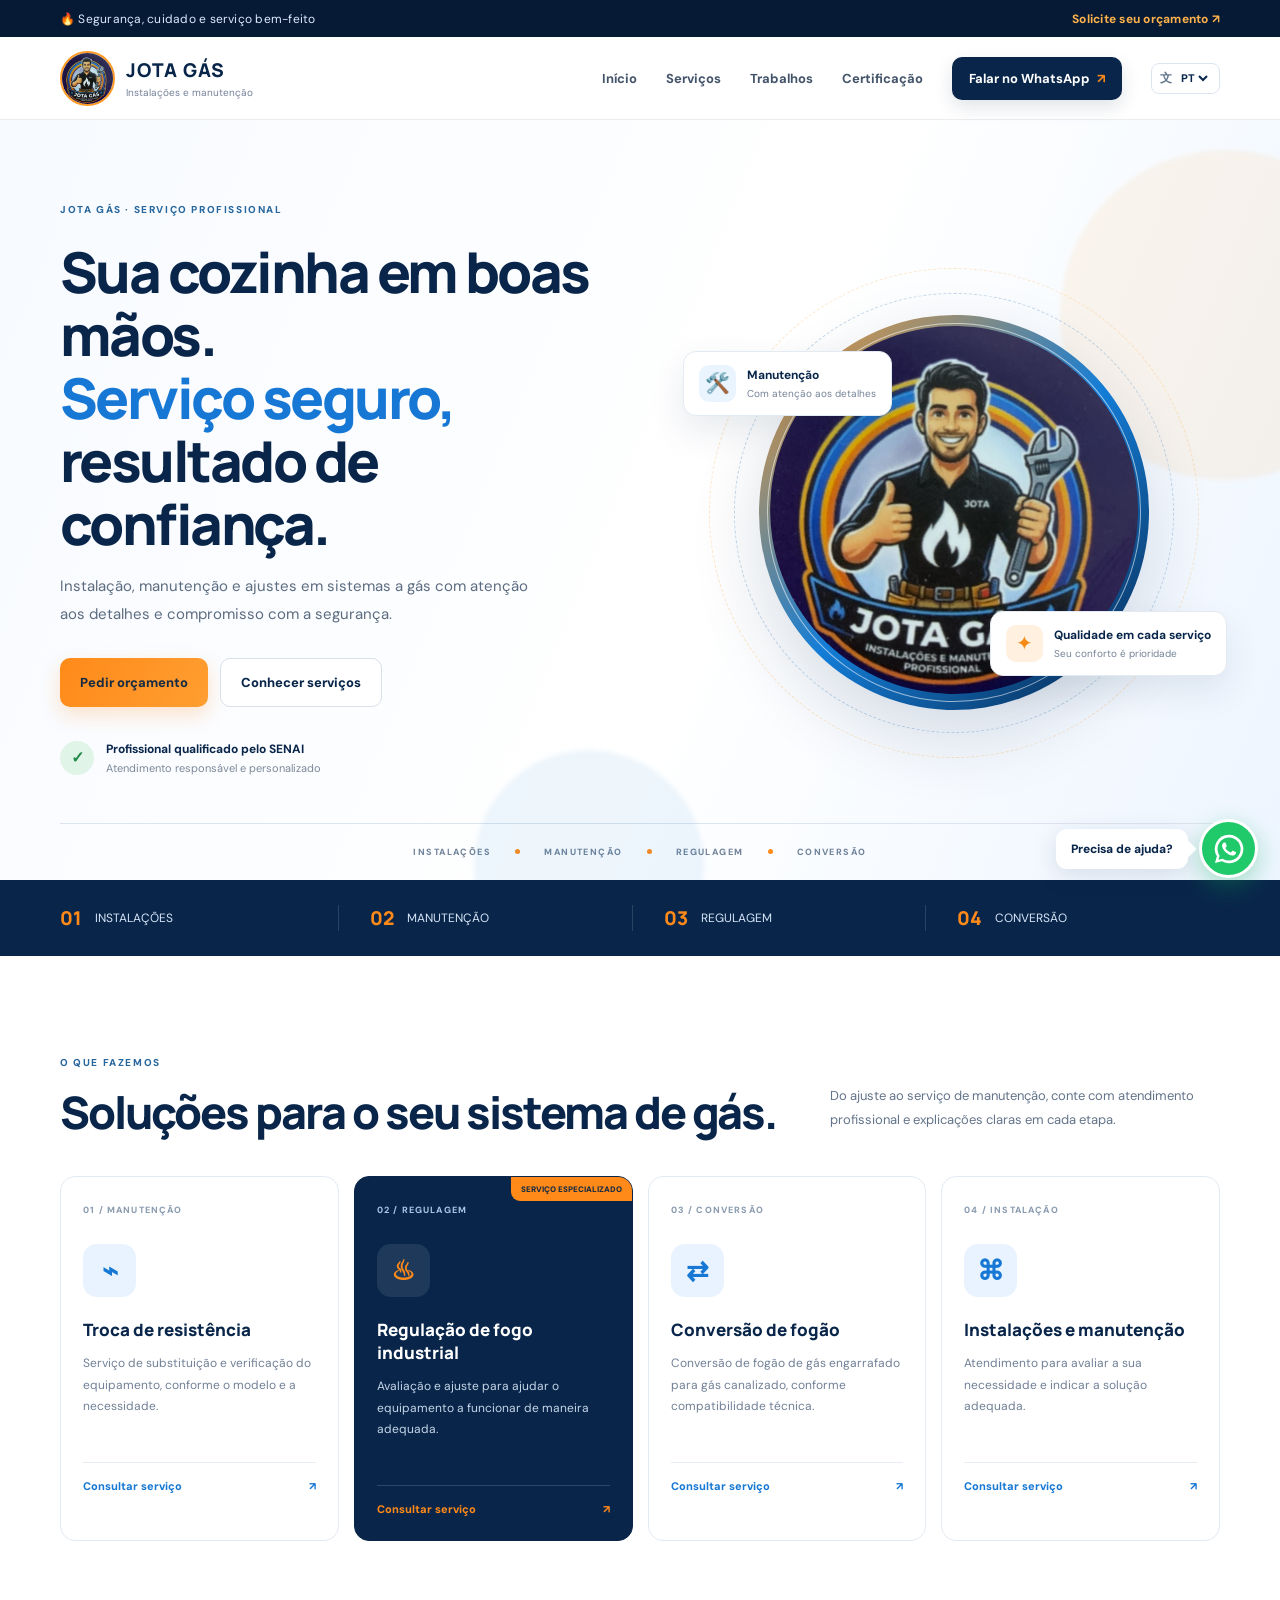
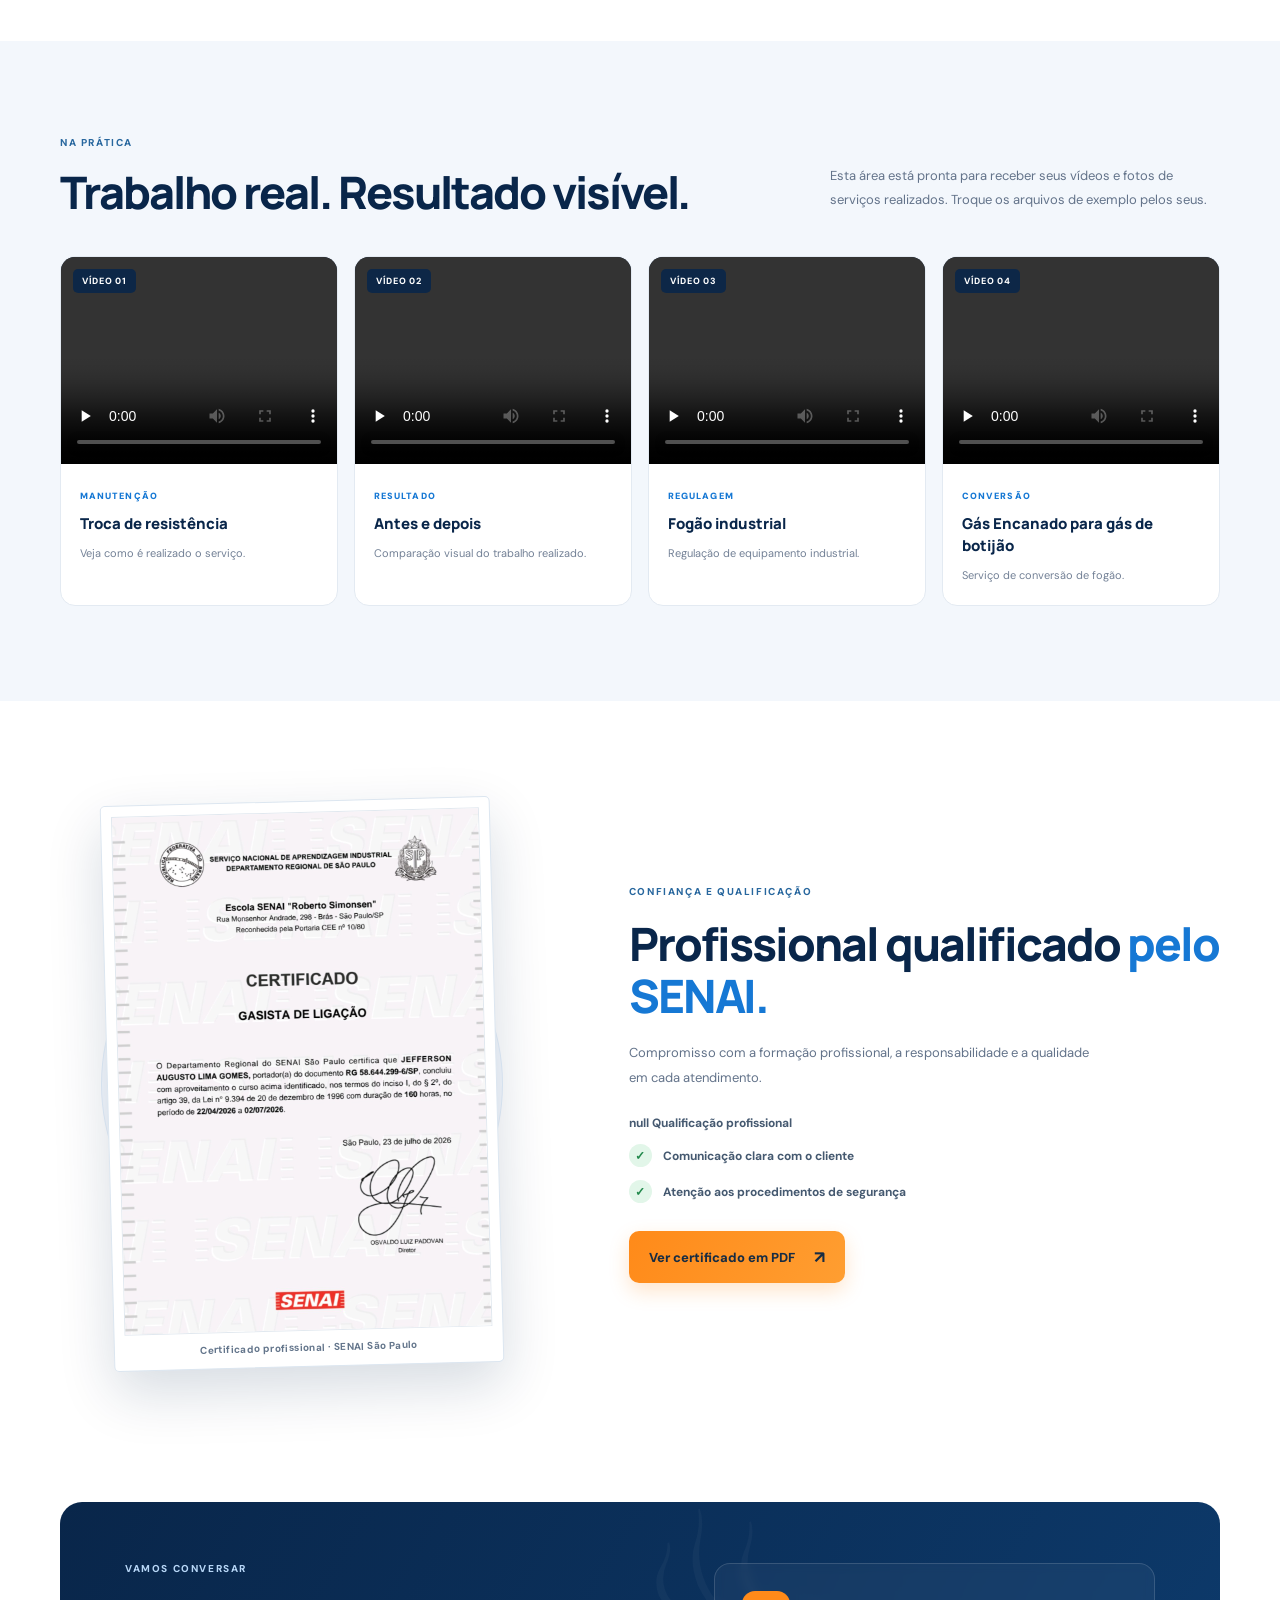
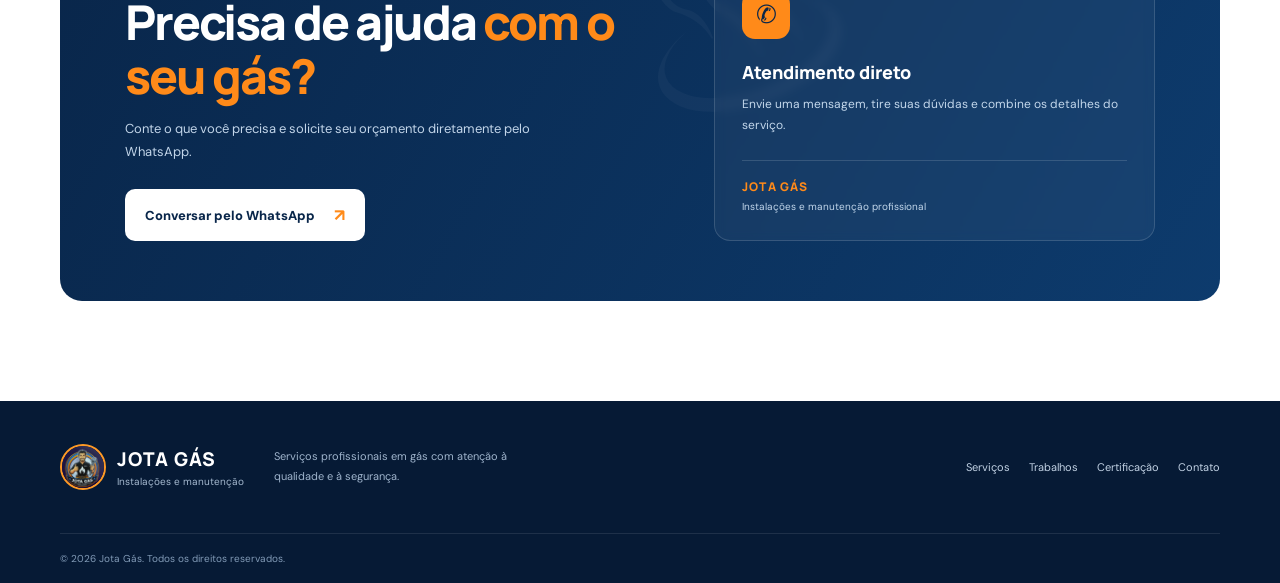
<file: index.html>
<!DOCTYPE html>
<html lang="pt-BR">
<head>
  <meta charset="UTF-8">
  <meta name="viewport" content="width=device-width, initial-scale=1.0">
  <meta name="theme-color" content="#09264a">
  <meta name="description" content="Jota Gás — instalações, manutenção e serviços profissionais em gás. Atendimento pelo WhatsApp.">
  <title>Jota Gás | Instalações e Manutenção Profissional</title>

  <!-- Favicon -->
  <link rel="icon" href="/favicon.png" type="image/png">
  <link rel="icon" href="/favicon.ico" sizes="any">
  <link rel="apple-touch-icon" href="/favicon.png">
  <link rel="shortcut icon" href="/favicon.ico">

  <link rel="preconnect" href="https://fonts.googleapis.com">
  <link rel="preconnect" href="https://fonts.gstatic.com" crossorigin>
  <link href="https://fonts.googleapis.com/css2?family=DM+Sans:wght@400;500;600;700&family=Manrope:wght@400;500;600;700;800&display=swap" rel="stylesheet">

  <link rel="stylesheet" href="style.css">
</head>

<body>

  <!-- BARRA SUPERIOR -->
  <div class="topline">
    <div class="container topline-inner">
      <span>🔥 Segurança, cuidado e serviço bem-feito</span>
      <a href="#contato">
        Solicite seu orçamento <span aria-hidden="true">↗</span>
      </a>
    </div>
  </div>

  <!-- CABEÇALHO -->
  <header class="header">
    <div class="container nav-wrap">

      <a class="brand" href="#inicio" aria-label="Jota Gás - início">
        <img src="assets/logo-jota-gas.jpg" alt="Logo Jota Gás">
        <span>
          <strong>JOTA GÁS</strong>
          <small>Instalações e manutenção</small>
        </span>
      </a>

      <button class="menu-toggle" id="menuToggle"
        aria-label="Abrir menu" aria-expanded="false">
        <span></span>
        <span></span>
        <span></span>
      </button>

      <nav class="nav" id="nav">
        <a href="#inicio">Início</a>
        <a href="#servicos">Serviços</a>
        <a href="#trabalhos">Trabalhos</a>
        <a href="#certificado">Certificação</a>

        <a href="#contato" class="nav-cta">
          Falar no WhatsApp <span>↗</span>
        </a>

        <label class="language-switch" aria-label="Selecionar idioma">
          <span>文</span>
          <select id="languageSelect">
            <option value="pt-BR">PT</option>
            <option value="es">ES</option>
          </select>
        </label>
      </nav>

    </div>
  </header>

  <main>

    <!-- INÍCIO -->
    <section class="hero" id="inicio">

      <div class="hero-glow glow-one"></div>
      <div class="hero-glow glow-two"></div>

      <div class="container hero-grid">

        <div class="hero-copy reveal">

          <div class="eyebrow">
            <span class="eyebrow-dot"></span>
            JOTA GÁS · SERVIÇO PROFISSIONAL
          </div>

          <h1>
            s.<br>
            <span>Serviço seguro,</span><br>
            resultado de confiança.
          </h1>

          <p>
            Instalação, manutenção e ajustes em sistemas a gás
            com atenção aos detalhes e compromisso com a segurança.
          </p>

          <div class="hero-actions">
            <a class="btn btn-orange" href="#contato">
              Pedir orçamento <span>↗</span>
            </a>

            <a class="btn btn-outline" href="#servicos">
              <span class="play-icon">▶</span>
              Conhecer serviços
            </a>
          </div>

          <div class="hero-proof">
            <div class="proof-icon">✓</div>
            <div>
              <strong>Profissional qualificado pelo SENAI</strong>
              <small>Atendimento responsável e personalizado</small>
            </div>
          </div>

        </div>

        <div class="hero-visual reveal">

          <div class="hero-image-frame">
            <img src="assets/logo-jota-gas.jpg" alt="Identidade visual Jota Gás">
          </div>

          <div class="floating-note note-top">
            <span class="note-icon">🛠️</span>
            <div>
              <strong>Manutenção</strong>
              <small>Com atenção aos detalhes</small>
            </div>
          </div>

          <div class="floating-note note-bottom">
            <span class="note-icon orange">✦</span>
            <div>
              <strong>Qualidade em cada serviço</strong>
              <small>Seu conforto é prioridade</small>
            </div>
          </div>

          <div class="orbit orbit-a"></div>
          <div class="orbit orbit-b"></div>

        </div>

      </div>

      <div class="hero-bottom container">
        <span>INSTALAÇÕES</span><i></i>
        <span>MANUTENÇÃO</span><i></i>
        <span>REGULAGEM</span><i></i>
        <span>CONVERSÃO</span>
      </div>

    </section>

    <!-- DIFERENCIAIS -->
    <section class="trust-strip">
      <div class="container trust-grid">

        <div><b>01</b><span>Atendimento personalizado</span></div>
        <div><b>02</b><span>Orientação clara</span></div>
        <div><b>03</b><span>Foco em segurança</span></div>
        <div><b>04</b><span>Orçamento pelo WhatsApp</span></div>

      </div>
    </section>

    <!-- SERVIÇOS -->
    <section class="section services" id="servicos">
      <div class="container">

        <div class="section-heading reveal">

          <div>
            <div class="eyebrow">
              <span class="eyebrow-dot"></span>
              O QUE FAZEMOS
            </div>

            <h2>
              Soluções para o seu<br>
              <span>sistema de gás.</span>
            </h2>
          </div>

          <p>
            Do ajuste ao serviço de manutenção, conte com atendimento
            profissional e explicações claras em cada etapa.
          </p>

        </div>

        <div class="service-grid">

          <article class="service-card reveal">
            <div class="service-number">01 / MANUTENÇÃO</div>
            <div class="service-icon">⌁</div>

            <h3>Troca de resistência</h3>

            <p>
              Serviço de substituição e verificação do equipamento,
              conforme o modelo e a necessidade.
            </p>

            <a href="#contato" class="text-link"
              data-service="Troca de resistência">
              Consultar serviço <span>↗</span>
            </a>
          </article>

          <article class="service-card reveal featured">
            <div class="featured-tag">SERVIÇO ESPECIALIZADO</div>
            <div class="service-number">02 / REGULAGEM</div>
            <div class="service-icon">♨</div>

            <h3>Regulação de fogo industrial</h3>

            <p>
              Avaliação e ajuste para ajudar o equipamento
              a funcionar de maneira adequada.
            </p>

            <a href="#contato" class="text-link"
              data-service="Regulação de fogo industrial">
              Consultar serviço <span>↗</span>
            </a>
          </article>

          <article class="service-card reveal">
            <div class="service-number">03 / CONVERSÃO</div>
            <div class="service-icon">⇄</div>

            <h3>Conversão de fogão</h3>

            <p>
              Conversão de fogão de gás engarrafado para gás
              canalizado, conforme compatibilidade técnica.
            </p>

            <a href="#contato" class="text-link"
              data-service="Conversão de fogão para gás canalizado">
              Consultar serviço <span>↗</span>
            </a>
          </article>

          <article class="service-card reveal">
            <div class="service-number">04 / INSTALAÇÃO</div>
            <div class="service-icon">⌘</div>

            <h3>Instalações e manutenção</h3>

            <p>
              Atendimento para avaliar a sua necessidade
              e indicar a solução adequada.
            </p>

            <a href="#contato" class="text-link"
              data-service="Instalação ou manutenção de gás">
              Consultar serviço <span>↗</span>
            </a>
          </article>

        </div>
      </div>
    </section>

    <!-- VÍDEOS DE SERVIÇOS -->
    <section class="work-section" id="trabalhos">
      <div class="container">

        <div class="section-heading reveal">

          <div>
            <div class="eyebrow">
              <span class="eyebrow-dot"></span>
              NA PRÁTICA
            </div>

            <h2>
              Trabalho real.<br>
              <span>Resultado visível.</span>
            </h2>
          </div>

          <p>
            Conheça alguns dos serviços realizados pela Jota Gás.
            Assista aos vídeos e veja o trabalho na prática.
          </p>

        </div>

        <div class="work-grid">

          <!-- VÍDEO 1: TROCA DE RESISTÊNCIA -->
          <article class="work-card reveal">
            <div class="video-box">

              <video controls preload="none">

                <source
                  src="https://www.dropbox.com/scl/fi/dbr6i4u9u4eh4umpe9jw5/antes-e-depois.mp4?rlkey=3hzh4wllg8vjygkenc4xn86ic&st=21f41i94&dl=1"
                  type="video/mp4">

                Seu navegador não suporta vídeo.
              </video>

              <span class="video-label">VÍDEO 01</span>
            </div>

            <div class="work-info">
              <span>MANUTENÇÃO</span>
              <h3>Troca de resistência</h3>
              <p>Veja como é realizado o serviço.</p>
            </div>
          </article>

          <!-- VÍDEO 2: ANTES E DEPOIS -->
          <article class="work-card reveal">
            <div class="video-box">

              <video controls preload="none">

                <source
                  src="https://www.dropbox.com/scl/fi/edfctpz7jhsf4n76e5yf8/conversao-gas-canalizado.mp4?rlkey=751ypilnlzzcg7hvbvoiobd46&st=zlhns64r&dl=1"
                  type="video/mp4">

                Seu navegador não suporta vídeo.
              </video>

              <span class="video-label">VÍDEO 02</span>
            </div>

            <div class="work-info">
              <span>RESULTADO</span>
              <h3>Antes e depois</h3>
              <p>Comparação visual do trabalho realizado.</p>
            </div>
          </article>

          <!-- VÍDEO 3: FOGO INDUSTRIAL -->
          <article class="work-card reveal">
            <div class="video-box">

              <video controls preload="none">

                <source
                  src="https://www.dropbox.com/scl/fi/eb65o9rx5phvmwj9i4o9o/HnVideoEditor_2026_11_03_103806008.mp4?rlkey=zq9l4fepmkvkedjf3y2xrg2m1&st=4picil2j&dl=1"
                  type="video/mp4">

                Seu navegador não suporta vídeo.
              </video>

              <span class="video-label">VÍDEO 03</span>
            </div>

            <div class="work-info">
              <span>REGULAGEM</span>
              <h3>Fogão industrial</h3>
              <p>Regulação de equipamento industrial.</p>
            </div>
          </article>

          <!-- VÍDEO 4: CONVERSÃO PARA GÁS CANALIZADO -->
          <article class="work-card reveal">
            <div class="video-box">

              <video controls preload="none">

                <source
                  src="https://www.dropbox.com/scl/fi/mnfijfrzu4a7v6qpe3s74/HnVideoEditor_2026_11_03_204552830.mp4?rlkey=4tqgecrynn3399ztdjt9eqfav&st=m7wo98aj&dl=1"
                  type="video/mp4">

                Seu navegador não suporta vídeo.
              </video>

              <span class="video-label">VÍDEO 04</span>
            </div>

            <div class="work-info">
              <span>CONVERSÃO</span>
              <h3>Gás Encanado para gás de botijão</h3>
              <p>Serviço de conversão de fogão.</p>
            </div>
          </article>

        </div>
      </div>
    </section>

<!-- CERTIFICAÇÃO -->
        <section class="qualification" id="certificado">
      <div class="container qualification-grid">
        <div class="certificate-art reveal"><div class="certificate-real-frame"><a href="assets/certificado-senai.jpg" target="_blank" rel="noopener" aria-label="Abrir certificado SENAI em tamanho grande"><img class="certificate-real-image" src="assets/certificado-senai.jpg" alt="Certificado SENAI de Gasista de Ligação em nome de Jefferson Augusto Lima Gomes"></a><p class="certificate-caption">Certificado profissional · SENAI São Paulo</p></div><div class="cert-orbit"></div></div>
        <div class="qualification-copy reveal"><div class="eyebrow"><span class="eyebrow-dot"></span> CONFIANÇA E QUALIFICAÇÃO</div><h2>Profissional qualificado <span>pelo SENAI.</span></h2><p>Compromisso com a formação profissional, a responsabilidade e a qualidade em cada atendimento.</p><ul class="check-list"><li> Qualificação profissional</li><li><span>✓</span> Comunicação clara com o cliente</li><li><span>✓</span> Atenção aos procedimentos de segurança</li></ul><a class="btn btn-orange" href="certificado/certificado.pdf" target="_blank" rel="noopener">Ver certificado em PDF <span>↗</span></a></div>
      </div>
    </section>

    <!-- CONTATO -->
    <section class="contact-section" id="contato">
      <div class="container contact-panel reveal">

        <div class="contact-decoration">♨</div>

        <div class="contact-copy">

          <div class="eyebrow light">
            <span class="eyebrow-dot"></span>
            VAMOS CONVERSAR
          </div>

          <h2>
            Precisa de ajuda<br>
            com o seu <span>gás?</span>
          </h2>

          <p>
            Conte o que você precisa e solicite seu orçamento
            diretamente pelo WhatsApp.
          </p>

          <a class="btn btn-white" id="contactWhatsapp"
            href="https://wa.me/5511914978413"
            target="_blank" rel="noopener">
            Conversar pelo WhatsApp <span>↗</span>
          </a>

        </div>

        <div class="contact-side">

          <div class="contact-mini-icon">✆</div>

          <h3>Atendimento direto</h3>

          <p>
            Envie uma mensagem, tire suas dúvidas e combine
            os detalhes do serviço.
          </p>

          <div class="contact-divider"></div>

          <span>JOTA GÁS</span>
          <small>Instalações e manutenção profissional</small>

        </div>

      </div>
    </section>

  </main>

  <!-- RODAPÉ: REMOVIDO "FEITO COM CARINHO" -->
  <footer class="footer">

    <div class="container footer-main">

      <a class="brand footer-brand" href="#inicio">
        <img src="assets/logo-jota-gas.jpg" alt="Logo Jota Gás">
        <span>
          <strong>JOTA GÁS</strong>
          <small>Instalações e manutenção</small>
        </span>
      </a>

      <p>
        Serviços profissionais em gás com atenção
        à qualidade e à segurança.
      </p>

      <div class="footer-links">
        <a href="#servicos">Serviços</a>
        <a href="#trabalhos">Trabalhos</a>
        <a href="#certificado">Certificação</a>
        <a href="#contato">Contato</a>
      </div>

    </div>

    <div class="container footer-bottom">
      <span>
        © <span id="year"></span> Jota Gás. Todos os direitos reservados.
      </span>
    </div>

  </footer>

  <!-- BOTÃO FLUTUANTE DO WHATSAPP -->
  <a class="whatsapp-float"
    id="floatingWhatsapp"
    href="https://wa.me/5511914978413"
    target="_blank"
    rel="noopener"
    aria-label="Falar com Jota Gás pelo WhatsApp">

    <span class="help-bubble">Precisa de ajuda?</span>

    <span class="wa-icon">
      <svg viewBox="0 0 32 32" aria-hidden="true">
        <path d="M16 .8A15.1 15.1 0 0 0 3.1 23.8L1 31l7.4-1.9A15.2 15.2 0 1 0 16 .8Zm0 27.5a12.3 12.3 0 0 1-6.3-1.7l-.5-.3-4.4 1.1 1.2-4.3-.3-.5A12.3 12.3 0 1 1 16 28.3Zm6.8-9.2c-.4-.2-2.2-1.1-2.6-1.2-.3-.1-.6-.2-.8.2-.2.4-1 1.2-1.2 1.4-.2.2-.4.3-.8.1-.4-.2-1.6-.6-3-1.9-1.1-1-1.9-2.2-2.1-2.6-.2-.4 0-.6.2-.8l.6-.7c.2-.2.2-.4.4-.6.1-.2 0-.5 0-.7-.1-.2-.8-2-1.1-2.7-.3-.7-.6-.6-.8-.6h-.7c-.2 0-.7.1-1 .5-.4.4-1.3 1.3-1.3 3.1s1.3 3.6 1.5 3.9c.2.3 2.6 4 6.2 5.5.9.4 1.6.6 2.1.7.9.3 1.7.2 2.3.1.7-.1 2.2-.9 2.5-1.8.3-.9.3-1.6.2-1.8-.1-.2-.3-.3-.7-.5Z"/>
      </svg>
    </span>

  </a>

  <script src="script.js"></script>

</body>
</html>
</file>
<file: style.css>
:root{--navy:#09264a;--navy2:#061a35;--blue:#1678d4;--orange:#ff8a19;--orange2:#ffb24b;--ink:#12243a;--muted:#63738a;--white:#fff;--pale:#f3f7fc;--line:#e3eaf2;--shadow:0 20px 60px rgba(7,31,62,.12)}
*{box-sizing:border-box}html{scroll-behavior:smooth;scroll-padding-top:90px}body{margin:0;font-family:"DM Sans",sans-serif;color:var(--ink);background:#fff;overflow-x:hidden}a{color:inherit;text-decoration:none}.container{width:min(1160px,calc(100% - 44px));margin:auto}.topline{background:#061a35;color:#dceaff;font-size:12px;letter-spacing:.02em}.topline-inner{height:37px;display:flex;align-items:center;justify-content:space-between}.topline a{color:#ffb24b;font-weight:700}.header{position:sticky;top:0;z-index:50;background:rgba(255,255,255,.94);backdrop-filter:blur(18px);border-bottom:1px solid rgba(9,38,74,.08)}.nav-wrap{height:82px;display:flex;align-items:center;justify-content:space-between}.brand{display:flex;align-items:center;gap:11px;min-width:0}.brand img{width:55px;height:55px;border-radius:50%;object-fit:cover;border:2px solid #ff9a25}.brand strong{display:block;font:800 19px Manrope,sans-serif;letter-spacing:.04em;color:var(--navy)}.brand small{display:block;font-size:10px;color:#748198;margin-top:3px}.nav{display:flex;align-items:center;gap:29px;font-size:13px;font-weight:700;color:#43546a}.nav>a:not(.nav-cta):hover{color:var(--blue)}.nav-cta{background:var(--navy);color:white;padding:13px 17px;border-radius:10px;box-shadow:0 7px 18px #09264a20}.nav-cta span{color:var(--orange);margin-left:7px}.menu-toggle{display:none;background:none;border:0;padding:8px}.menu-toggle span{display:block;width:25px;height:2px;background:var(--navy);margin:5px}
.hero{position:relative;background:linear-gradient(112deg,#f7faff 0%,#fff 56%,#edf5ff 100%);padding:83px 0 0;overflow:hidden}.hero-grid{display:grid;grid-template-columns:1.05fr .95fr;align-items:center;gap:40px;min-height:500px}.hero-copy{position:relative;z-index:2;padding-bottom:48px}.eyebrow{display:flex;align-items:center;gap:9px;color:#28679e;font-size:10px;font-weight:800;letter-spacing:.16em}.eyebrow-dot{width:8px;height:8px;border-radius:50%;background:var(--orange);box-shadow:0 0 0 5px #ff8a191c}.hero h1,.section-heading h2,.qualification h2,.contact-copy h2{font:800 clamp(37px,4.4vw,59px)/1.12 Manrope,sans-serif;letter-spacing:-.045em;color:var(--navy);margin:24px 0 18px}.hero h1 span,.section-heading h2 span,.qualification h2 span{color:var(--blue)}.hero-copy>p{max-width:490px;color:#5c6c80;font-size:15px;line-height:1.85;margin:0}.hero-actions{display:flex;flex-wrap:wrap;gap:12px;margin-top:29px}.btn{display:inline-flex;align-items:center;justify-content:center;gap:19px;padding:15px 20px;border-radius:10px;font-size:13px;font-weight:800;transition:transform .25s,box-shadow .25s}.btn:hover{transform:translateY(-3px);box-shadow:0 12px 25px #09264a24}.btn-orange{background:linear-gradient(120deg,var(--orange),#ff9e31);color:#172c43;box-shadow:0 8px 20px #ff8a1938}.btn-orange span{font-size:17px}.btn-outline{border:1px solid #d7e0eb;background:#fff;color:var(--navy)}.play-icon{font-size:11px;color:var(--blue)}.hero-proof{display:flex;align-items:center;gap:12px;margin-top:34px}.proof-icon{width:34px;height:34px;display:grid;place-items:center;background:#e1f4e8;color:#238a4b;border-radius:50%;font-weight:900}.hero-proof strong,.hero-proof small{display:block}.hero-proof strong{font-size:12px;color:var(--navy)}.hero-proof small{font-size:11px;color:#7b8898;margin-top:4px}.hero-visual{min-height:480px;position:relative;display:flex;align-items:center;justify-content:center}.hero-image-frame{position:relative;z-index:2;width:min(390px,85%);aspect-ratio:1;border-radius:50%;padding:11px;background:linear-gradient(135deg,#ff9b28,#137dd7 52%,#09264a);box-shadow:0 28px 70px #09264a24;transform:rotate(2deg)}.hero-image-frame:before{content:"";position:absolute;inset:8px;border:1px solid #ffffff90;border-radius:50%;z-index:1;pointer-events:none}.hero-image-frame img{width:100%;height:100%;border-radius:50%;object-fit:cover;object-position:center}.hero-glow{position:absolute;border-radius:50%;filter:blur(2px);pointer-events:none}.glow-one{width:330px;height:330px;background:#ffb24b1b;right:-110px;top:30px}.glow-two{width:230px;height:230px;background:#1682d512;left:37%;bottom:-100px}.floating-note{position:absolute;z-index:3;display:flex;align-items:center;gap:11px;background:#fff;border:1px solid #e4eaf2;border-radius:13px;padding:13px 15px;box-shadow:0 15px 35px #09264a18;animation:float 5s ease-in-out infinite}.note-top{top:78px;left:-5px}.note-bottom{right:-7px;bottom:77px;animation-delay:-2s}.note-icon{width:37px;height:37px;display:grid;place-items:center;border-radius:10px;background:#e9f4ff;font-size:20px}.note-icon.orange{background:#fff0df;color:#f58a15}.floating-note strong,.floating-note small{display:block}.floating-note strong{font-size:12px;color:var(--navy)}.floating-note small{font-size:10px;color:#758397;margin-top:4px}.orbit{position:absolute;border:1px dashed #8eb7dc88;border-radius:50%;width:440px;height:440px}.orbit-b{width:490px;height:490px;border-color:#ffb24b50}.hero-bottom{height:57px;border-top:1px solid #dce5ef;display:flex;align-items:center;justify-content:center;gap:24px;color:#71839a;font-size:9px;font-weight:800;letter-spacing:.16em}.hero-bottom i{width:5px;height:5px;background:var(--orange);border-radius:50%}
.trust-strip{background:var(--navy);color:white}.trust-grid{display:grid;grid-template-columns:repeat(4,1fr);padding:25px 0;gap:15px}.trust-grid>div{display:flex;align-items:center;gap:13px;border-right:1px solid #ffffff22;padding-left:16px}.trust-grid>div:first-child{padding-left:0}.trust-grid>div:last-child{border:0}.trust-grid b{font:800 19px Manrope;color:var(--orange)}.trust-grid span{font-size:12px;color:#d7e5f8}
.section{padding:100px 0}.section-heading{display:flex;align-items:flex-end;justify-content:space-between;gap:35px;margin-bottom:39px}.section-heading h2{font-size:clamp(32px,3.5vw,45px);margin:18px 0 0}.section-heading>p{max-width:390px;color:var(--muted);font-size:13px;line-height:1.85;margin:0 0 5px}.service-grid{display:grid;grid-template-columns:repeat(4,1fr);gap:15px}.service-card{position:relative;padding:27px 22px 24px;border:1px solid var(--line);border-radius:15px;background:white;transition:transform .3s,box-shadow .3s,border .3s;overflow:hidden}.service-card:hover{transform:translateY(-7px);box-shadow:var(--shadow);border-color:#b5d4f0}.service-card.featured{background:var(--navy);color:white;border-color:var(--navy)}.service-number{font-size:9px;font-weight:800;letter-spacing:.13em;color:#8a9bb0}.featured .service-number{color:#a9c3e3}.service-icon{display:grid;place-items:center;width:53px;height:53px;margin:28px 0 21px;border-radius:14px;background:#e8f3ff;color:var(--blue);font-size:27px;font-weight:700}.featured .service-icon{background:#ffffff16;color:var(--orange)}.service-card h3{font:800 17px Manrope,sans-serif;margin:0 0 12px;color:var(--navy)}.featured h3{color:white}.service-card p{font-size:12px;line-height:1.8;color:#718096;min-height:86px;margin:0 0 23px}.featured p{color:#c5d5e8}.text-link{display:flex;align-items:center;justify-content:space-between;border-top:1px solid #e8edf3;padding-top:16px;font-size:11px;font-weight:800;color:var(--blue)}.featured .text-link{border-color:#ffffff26;color:var(--orange)}.featured-tag{position:absolute;right:0;top:0;background:var(--orange);color:#1b2d42;font-size:8px;font-weight:900;padding:7px 10px;border-radius:0 0 0 9px}
.work-section{background:var(--pale);padding:95px 0}.work-grid{display:grid;grid-template-columns:repeat(4,1fr);gap:16px}.work-card{background:white;border:1px solid #e3eaf2;border-radius:15px;overflow:hidden;transition:transform .3s,box-shadow .3s}.work-card:hover{transform:translateY(-5px);box-shadow:var(--shadow)}.video-box{position:relative;background:#071b35;aspect-ratio:4/3;overflow:hidden}.video-box video{display:block;width:100%;height:100%;object-fit:cover}.video-label{position:absolute;top:12px;left:12px;padding:6px 9px;border-radius:5px;background:#09264ae0;color:white;font-size:9px;font-weight:800;letter-spacing:.08em;pointer-events:none}.work-info{padding:19px 19px 21px}.work-info>span{font-size:9px;font-weight:900;letter-spacing:.12em;color:var(--blue)}.work-info h3{font:800 15px/1.45 Manrope,sans-serif;color:var(--navy);margin:9px 0}.work-info p{font-size:11px;line-height:1.7;color:#738196;margin:0}.gallery-tip{display:flex;align-items:center;gap:8px;margin-top:23px;padding:14px 17px;border:1px dashed #bfd0e1;border-radius:10px;color:#63758b;font-size:11px;flex-wrap:wrap}.gallery-tip span{color:var(--blue);font-size:17px}.gallery-tip b{color:var(--navy)}
.qualification{padding:100px 0;background:#fff;overflow:hidden}.qualification-grid{display:grid;grid-template-columns:.9fr 1.1fr;align-items:center;gap:85px}.certificate-art{position:relative;display:grid;place-items:center;min-height:380px}.certificate-paper{position:relative;z-index:2;width:290px;min-height:345px;padding:27px 24px;background:linear-gradient(145deg,#fff,#f4f8fc);border:7px solid white;outline:1px solid #cbd9e7;box-shadow:0 22px 55px #09264a20;transform:rotate(-3deg);text-align:center}.certificate-paper:before{content:"";position:absolute;inset:7px;border:1px solid #d5e1ed;pointer-events:none}.cert-seal{width:47px;height:47px;border:2px solid var(--orange);border-radius:50%;display:grid;place-items:center;margin:0 auto 15px;color:var(--navy);font:800 15px Manrope}.cert-small{font-size:8px;letter-spacing:.17em;font-weight:900;color:#73869b}.certificate-paper h3{font:800 25px/1.2 Manrope;color:var(--navy);margin:19px 0}.certificate-paper h3 span{color:var(--blue)}.cert-line{height:3px;width:48px;background:var(--orange);margin:0 auto 17px}.certificate-paper p{font-size:10px;line-height:1.7;color:#718096}.cert-footer{display:flex;justify-content:space-between;border-top:1px solid #d9e2ec;margin-top:28px;padding-top:13px;font-size:8px;font-weight:900;color:var(--navy)}.cert-orbit{position:absolute;width:350px;height:350px;border-radius:50%;border:1px solid #dbe9f7;box-shadow:0 0 0 25px #f5f9fe,0 0 0 26px #e4effa}.qualification h2{font-size:clamp(33px,3.7vw,46px);margin:20px 0}.qualification-copy>p{max-width:480px;color:var(--muted);font-size:13px;line-height:1.9}.check-list{list-style:none;padding:0;margin:25px 0 28px;display:grid;gap:13px}.check-list li{display:flex;align-items:center;gap:11px;font-size:12px;font-weight:700;color:#455970}.check-list span{display:grid;place-items:center;width:23px;height:23px;border-radius:50%;background:#e2f6e9;color:#21894b;font-size:12px}.file-note{display:block;color:#8390a0;font-size:10px;margin-top:12px}.file-note b{color:#4c6178}
.contact-section{padding:35px 0 100px}.contact-panel{position:relative;display:grid;grid-template-columns:1.1fr .9fr;gap:50px;align-items:center;overflow:hidden;padding:60px 65px;background:linear-gradient(120deg,#09264a,#0d3b6d);border-radius:22px;color:white}.contact-decoration{position:absolute;font-size:280px;line-height:1;color:#ffffff08;right:31%;top:-30px;transform:rotate(-20deg);pointer-events:none}.eyebrow.light{color:#b8d7f7}.contact-copy,.contact-side{position:relative;z-index:1}.contact-copy h2{color:white;font-size:clamp(34px,4vw,48px);margin:20px 0 14px}.contact-copy h2 span{color:var(--orange)}.contact-copy p{max-width:410px;color:#c2d5e9;font-size:13px;line-height:1.8;margin-bottom:26px}.btn-white{background:#fff;color:var(--navy)}.btn-white span{color:var(--orange);font-size:17px}.contact-side{padding:27px;border:1px solid #ffffff25;border-radius:16px;background:#ffffff0b;backdrop-filter:blur(5px)}.contact-mini-icon{width:48px;height:48px;display:grid;place-items:center;border-radius:13px;background:var(--orange);color:var(--navy);font-size:25px}.contact-side h3{font:800 18px Manrope;margin:21px 0 10px}.contact-side p{font-size:12px;line-height:1.8;color:#c3d7eb;margin:0}.contact-divider{height:1px;background:#ffffff24;margin:23px 0 17px}.contact-side>span,.contact-side small{display:block}.contact-side>span{font:800 12px Manrope;color:var(--orange);letter-spacing:.1em}.contact-side small{font-size:10px;color:#c3d7eb;margin-top:5px}
.footer{background:#061a35;color:#d7e4f4}.footer-main{display:flex;align-items:center;gap:30px;padding:35px 0}.footer-brand strong{color:#fff}.footer-brand small{color:#a6bad0}.footer-brand img{width:46px;height:46px}.footer-main>p{max-width:260px;font-size:11px;line-height:1.8;color:#9fb4cc;margin-right:auto}.footer-links{display:flex;gap:19px;font-size:11px;color:#c2d2e4}.footer-links a:hover{color:var(--orange)}.footer-bottom{display:flex;justify-content:space-between;gap:15px;border-top:1px solid #ffffff19;padding:18px 0;color:#829bb7;font-size:10px}.footer-bottom b{color:var(--orange)}
.whatsapp-float{position:fixed;z-index:80;right:22px;bottom:22px;display:flex;align-items:center;gap:11px}.wa-icon{width:59px;height:59px;border-radius:50%;display:grid;place-items:center;background:#20c969;box-shadow:0 8px 25px #0caa5555;border:3px solid white;animation:waPulse 2s infinite}.wa-icon svg{width:30px;height:30px;fill:white}.help-bubble{background:white;color:var(--navy);font-size:12px;font-weight:800;padding:12px 15px;border-radius:11px;box-shadow:0 6px 25px #09264a20;position:relative;animation:float 3.5s ease-in-out infinite}.help-bubble:after{content:"";position:absolute;right:-6px;top:50%;transform:translateY(-50%) rotate(45deg);width:12px;height:12px;background:white}
.reveal{opacity:0;transform:translateY(22px);transition:opacity .7s ease,transform .7s ease}.reveal.visible{opacity:1;transform:translateY(0)}@keyframes float{0%,100%{transform:translateY(0)}50%{transform:translateY(-7px)}}@keyframes waPulse{0%{box-shadow:0 0 0 0 #20c96965,0 8px 25px #0caa5555}70%{box-shadow:0 0 0 13px #20c96900,0 8px 25px #0caa5555}100%{box-shadow:0 0 0 0 #20c96900,0 8px 25px #0caa5555}}
@media(max-width:980px){.nav{gap:16px}.nav-cta{padding:12px}.hero-grid{gap:12px}.hero h1{font-size:47px}.hero-visual{min-height:400px}.orbit{width:350px;height:350px}.orbit-b{width:390px;height:390px}.floating-note{padding:10px}.note-top{left:-4px}.note-bottom{right:-4px}.service-grid,.work-grid{grid-template-columns:repeat(2,1fr)}.service-card p{min-height:55px}.qualification-grid{gap:40px}.contact-panel{padding:45px}.footer-main{flex-wrap:wrap}.footer-main>p{max-width:unset;flex-basis:100%;order:3;margin:0}.footer-links{margin-left:auto}}
@media(max-width:700px){.container{width:min(100% - 32px,560px)}.topline-inner{height:34px;font-size:10px}.topline-inner>span{max-width:65%}.nav-wrap{height:70px}.brand img{width:47px;height:47px}.brand strong{font-size:16px}.brand small{font-size:9px}.menu-toggle{display:block;cursor:pointer}.nav{display:none;position:absolute;left:16px;right:16px;top:64px;flex-direction:column;align-items:stretch;gap:0;padding:10px;background:#fff;border:1px solid var(--line);border-radius:13px;box-shadow:var(--shadow)}.nav.open{display:flex}.nav>a{padding:14px 13px}.nav-cta{text-align:center;margin-top:5px}.hero{padding-top:51px}.hero-grid{grid-template-columns:1fr;gap:0}.hero-copy{padding-bottom:0}.hero h1{font-size:clamp(38px,10vw,50px);margin-top:19px}.hero-copy>p{font-size:13px}.hero-actions{margin-top:23px}.btn{padding:14px 15px;font-size:12px}.hero-proof{margin-top:25px}.hero-visual{min-height:365px;margin-top:8px}.hero-image-frame{width:min(290px,72%)}.orbit{width:300px;height:300px}.orbit-b{width:330px;height:330px}.note-top{top:34px;left:0}.note-bottom{bottom:37px;right:0}.floating-note strong{font-size:10px}.floating-note small{font-size:9px}.hero-bottom{height:48px;gap:10px;font-size:7px;letter-spacing:.08em}.trust-grid{grid-template-columns:repeat(2,1fr);gap:20px;padding:22px 0}.trust-grid>div{padding-left:0;border:0}.trust-grid b{font-size:17px}.trust-grid span{font-size:10px}.section,.work-section,.qualification{padding:70px 0}.section-heading{display:block;margin-bottom:28px}.section-heading h2{font-size:35px}.section-heading>p{margin-top:17px;font-size:12px}.service-grid,.work-grid{gap:11px}.service-card{padding:20px 15px}.service-number{font-size:8px}.service-icon{width:44px;height:44px;margin:22px 0 16px}.service-card h3{font-size:14px}.service-card p{font-size:11px;min-height:100px}.text-link{font-size:10px}.featured-tag{font-size:7px;padding:6px}.work-info{padding:15px 13px 17px}.work-info h3{font-size:13px}.work-info p{font-size:10px}.work-info>span{font-size:8px}.video-label{font-size:8px;top:7px;left:7px}.gallery-tip{font-size:10px;line-height:1.7}.qualification-grid{grid-template-columns:1fr;gap:35px}.certificate-art{min-height:330px}.certificate-paper{transform:rotate(-2deg) scale(.9)}.cert-orbit{width:300px;height:300px}.qualification h2{font-size:36px}.qualification-copy>p{font-size:12px}.contact-section{padding:15px 0 70px}.contact-panel{grid-template-columns:1fr;gap:30px;padding:32px 24px;border-radius:17px}.contact-copy h2{font-size:38px}.contact-side{padding:22px}.contact-decoration{font-size:190px;right:-5%;top:5%}.footer-main{gap:15px;padding:28px 0}.footer-links{width:100%;margin:0;flex-wrap:wrap;gap:15px}.footer-bottom{font-size:9px}.whatsapp-float{right:13px;bottom:14px;gap:8px}.wa-icon{width:53px;height:53px}.wa-icon svg{width:27px;height:27px}.help-bubble{font-size:10px;padding:10px 11px}}
@media(prefers-reduced-motion:reduce){*,*:before,*:after{scroll-behavior:auto!important;animation:none!important;transition:none!important}.reveal{opacity:1;transform:none}}

.language-switch{display:flex;align-items:center;gap:5px;padding:6px 8px;border:1px solid #dce5ef;border-radius:8px;background:#fff;color:#60748b;font-size:12px}
.language-switch select{border:0;background:transparent;color:#09264a;font:800 11px "DM Sans",sans-serif;outline:none;cursor:pointer}
@media(max-width:700px){.language-switch{justify-content:center;margin:5px 0 2px;padding:11px}.language-switch select{font-size:12px}}

/* Certificado SENAI real: substitui a ilustração decorativa anterior */
.certificate-real-frame{position:relative;z-index:2;width:min(100%,390px);padding:10px;background:#fff;border:1px solid #dce6f0;border-radius:5px;box-shadow:0 22px 55px rgba(9,38,74,.16);transform:rotate(-1.5deg)}
.certificate-real-frame a{display:block;line-height:0;cursor:zoom-in}
.certificate-real-image{display:block;width:100%;height:auto;max-height:540px;object-fit:contain;border:1px solid #e1e8ef}
.certificate-caption{margin:10px 0 2px;text-align:center;font-size:10px;font-weight:700;letter-spacing:.04em;color:#63758b}
@media(max-width:700px){.certificate-real-frame{width:min(100%,330px)}.certificate-real-image{max-height:480px}}
</file>
